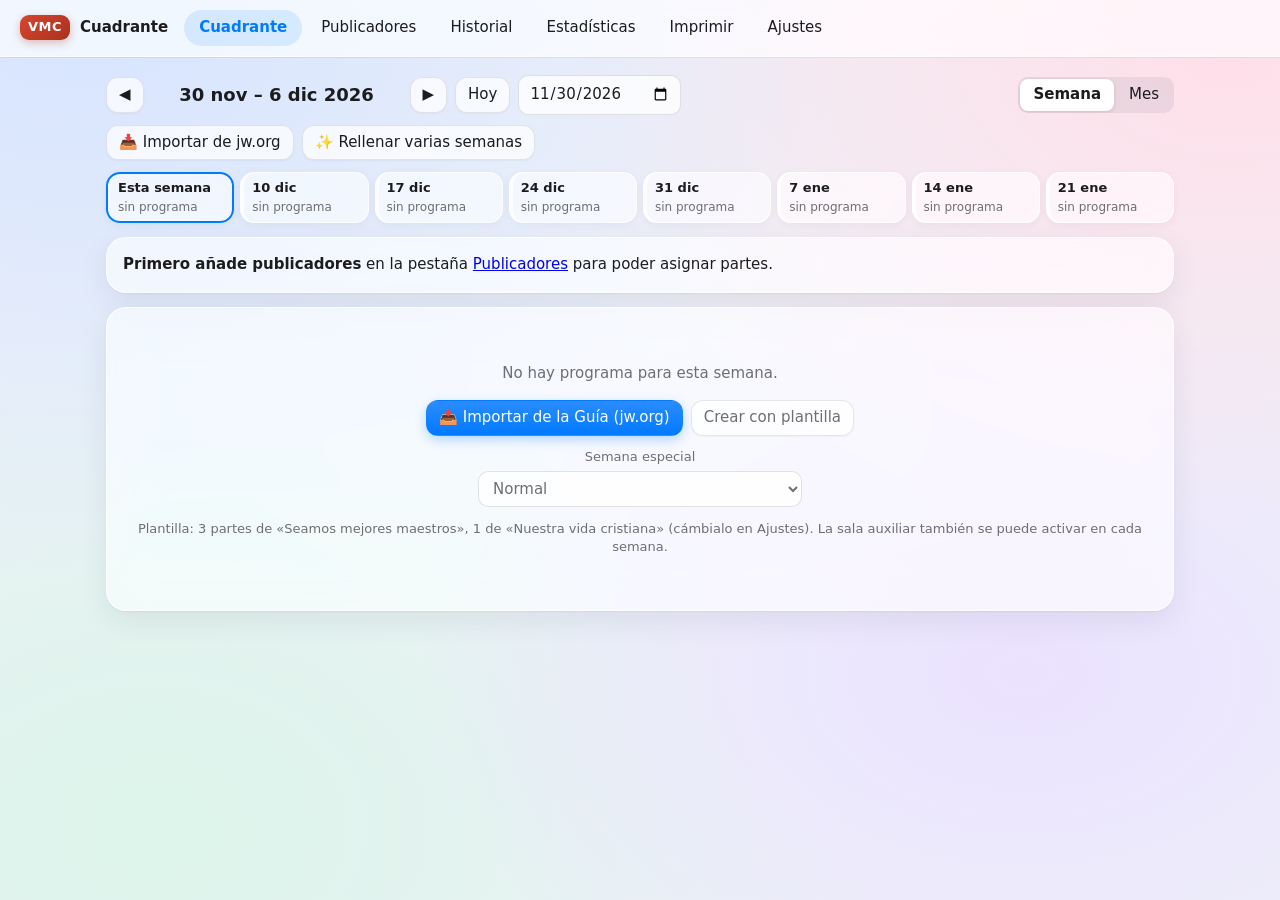
<file: index.html>
<!doctype html>
<html lang="es">
<head>
  <meta charset="utf-8">
  <meta name="viewport" content="width=device-width, initial-scale=1">
  <title>Cuadrante VMC</title>
  <meta name="theme-color" content="#eef1f8">
  <link rel="manifest" href="manifest.webmanifest">
  <link rel="icon" href="icon.svg" type="image/svg+xml">
  <link rel="apple-touch-icon" href="icon.svg">
  <link rel="stylesheet" href="style.css?v=25">
</head>
<body>
  <header class="topbar no-print">
    <div class="brand">
      <span class="logo">VMC</span>
      <span class="brand-text">Cuadrante <small id="congregacion"></small></span>
    </div>
    <nav id="tabs">
      <button data-vista="cuadrante">Cuadrante</button>
      <button data-vista="publicadores">Publicadores</button>
      <button data-vista="historial">Historial</button>
      <button data-vista="estadisticas">Estadísticas</button>
      <button data-vista="imprimir">Imprimir</button>
      <button data-vista="ajustes">Ajustes</button>
    </nav>
    <span id="guardado" class="guardado" title="Todo se guarda automáticamente en este dispositivo"></span>
    <button id="deshacer" class="deshacer" data-act="deshacer" hidden title="Deshacer el último cambio (Ctrl+Z)">↶ Deshacer</button>
    <button id="sync" class="sync" hidden></button>
  </header>
  <div id="aviso" class="aviso no-print" hidden></div>
  <main id="main"></main>
  <dialog id="dlg"><div id="dlg-body"></div></dialog>
  <script src="guia.js?v=25"></script>
  <script src="drive.js?v=25"></script>
  <script src="stats.js?v=25"></script>
  <script src="extra.js?v=25"></script>
  <script src="historial.js?v=25"></script>
  <script src="app.js?v=25"></script>
  <script>
    if ('serviceWorker' in navigator && (location.protocol === 'https:' || location.hostname === 'localhost')) {
      navigator.serviceWorker.register('sw.js').catch(() => { });
    }
  </script>
</body>
</html>
</file>
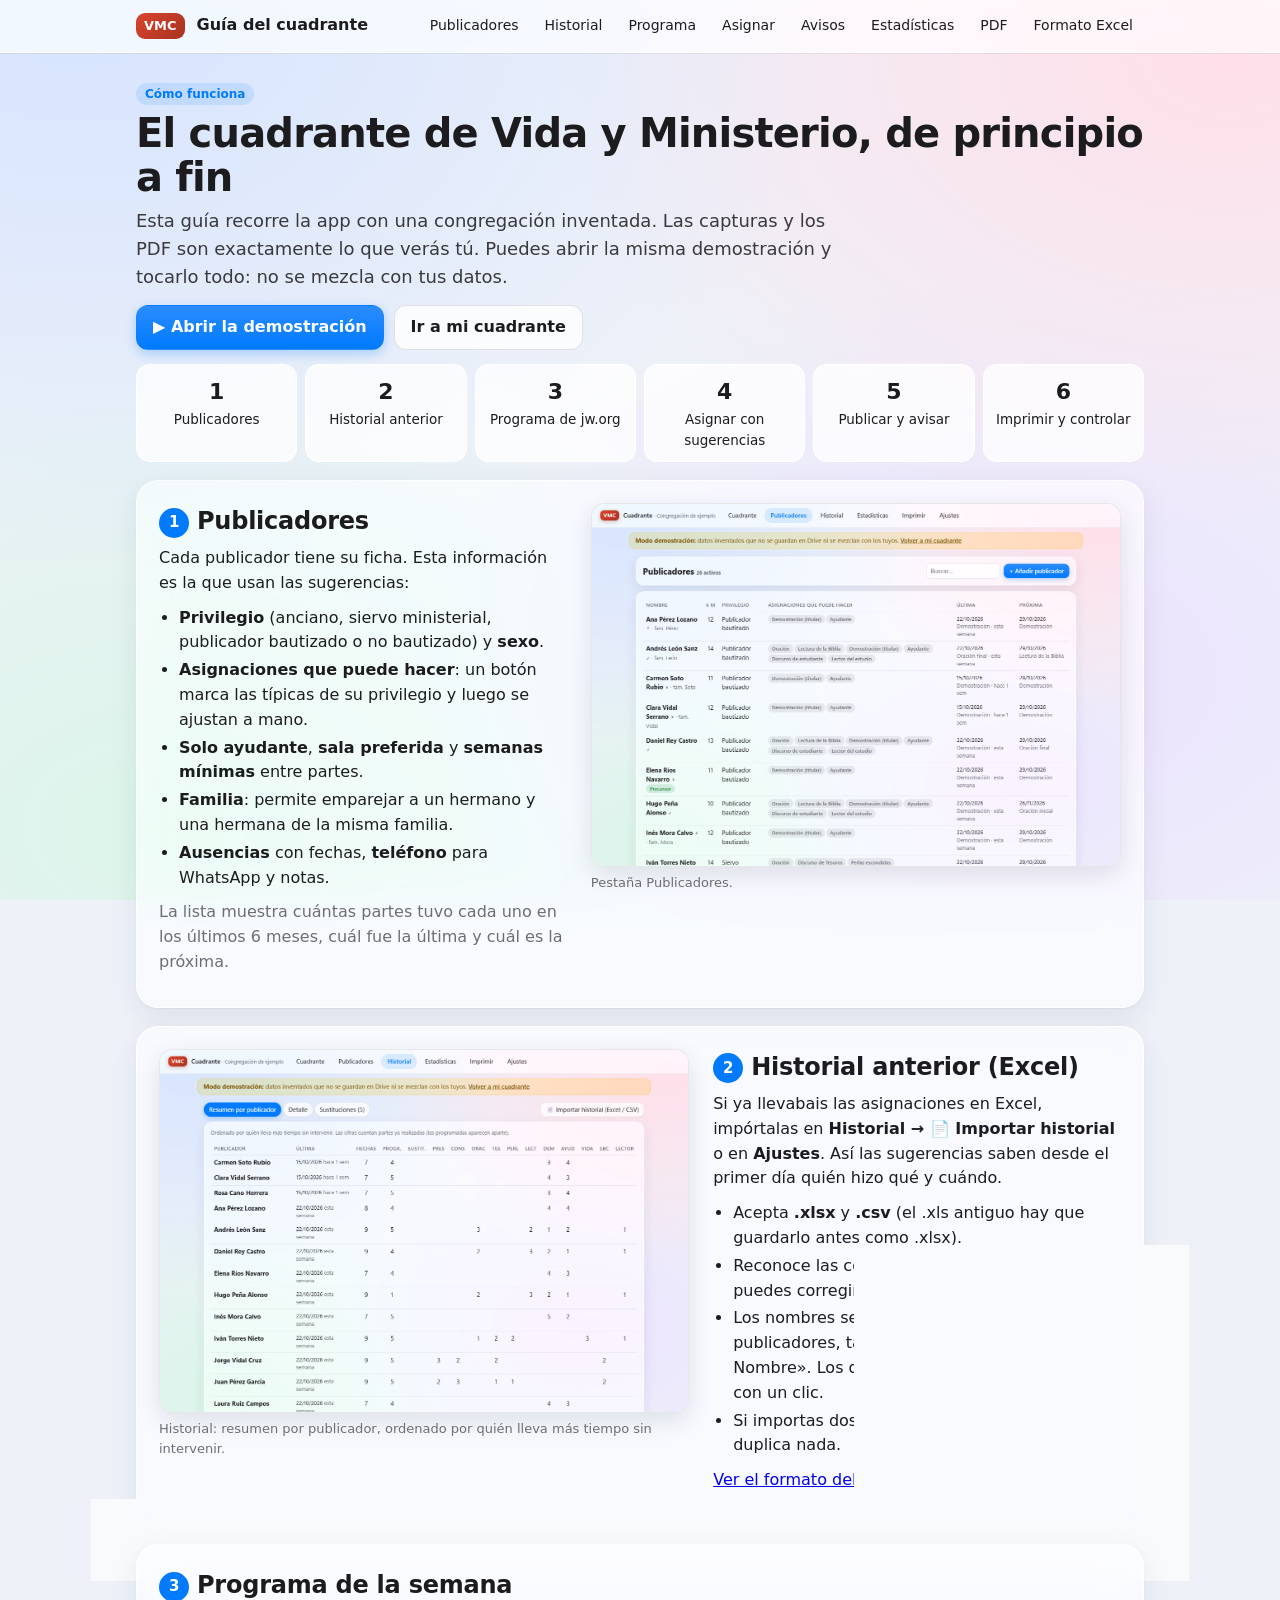
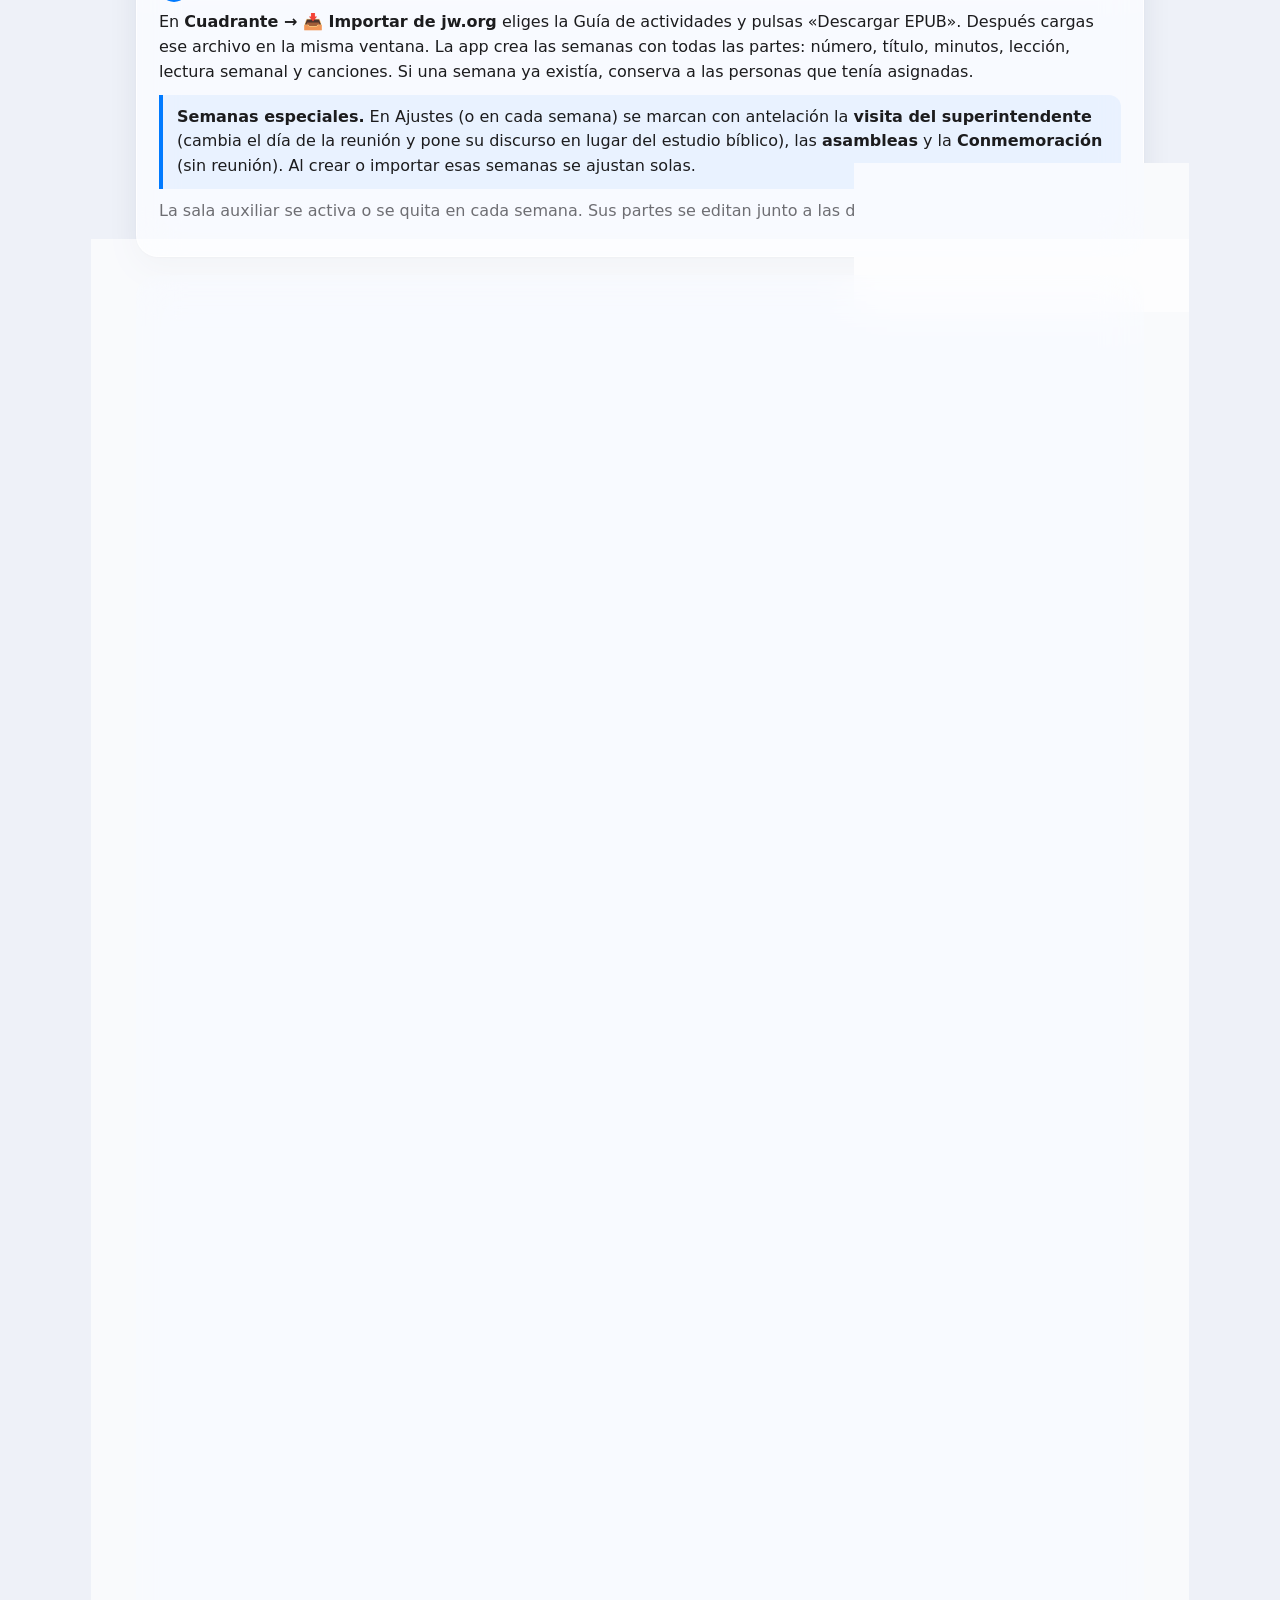
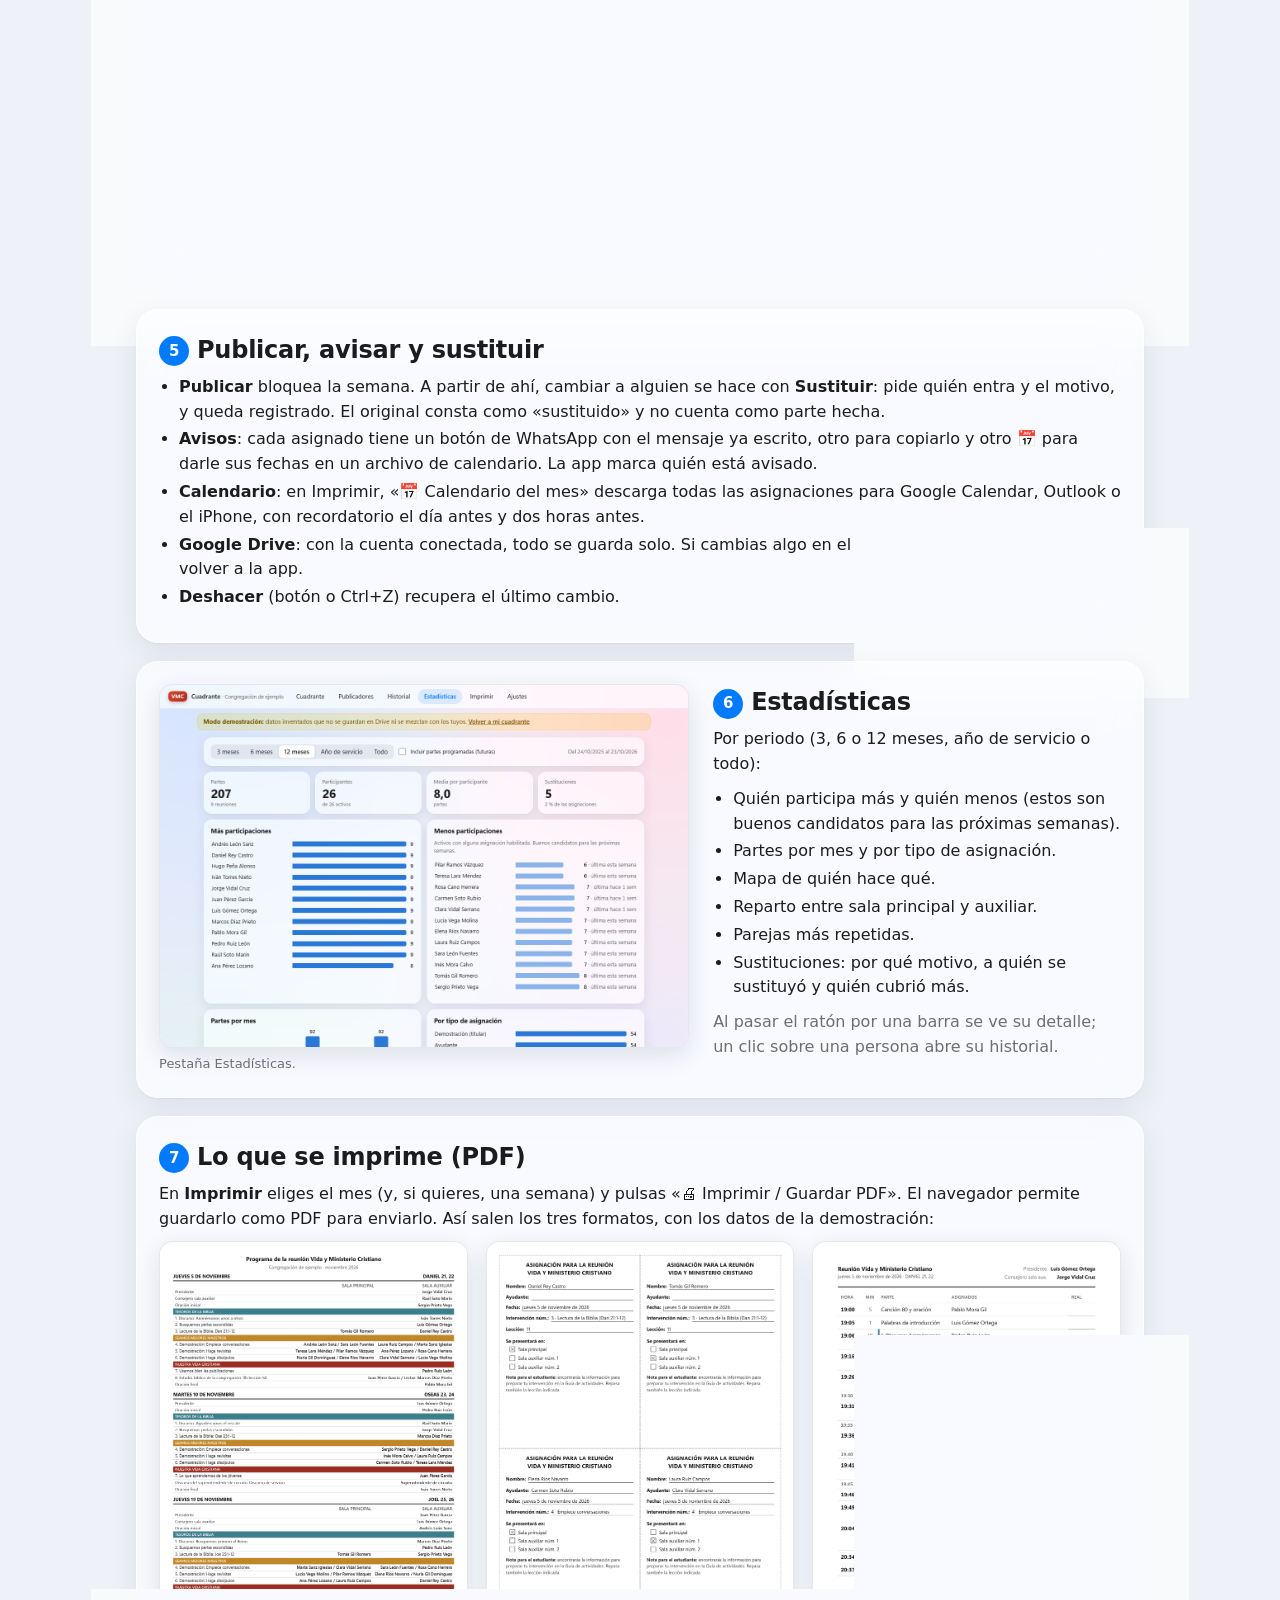
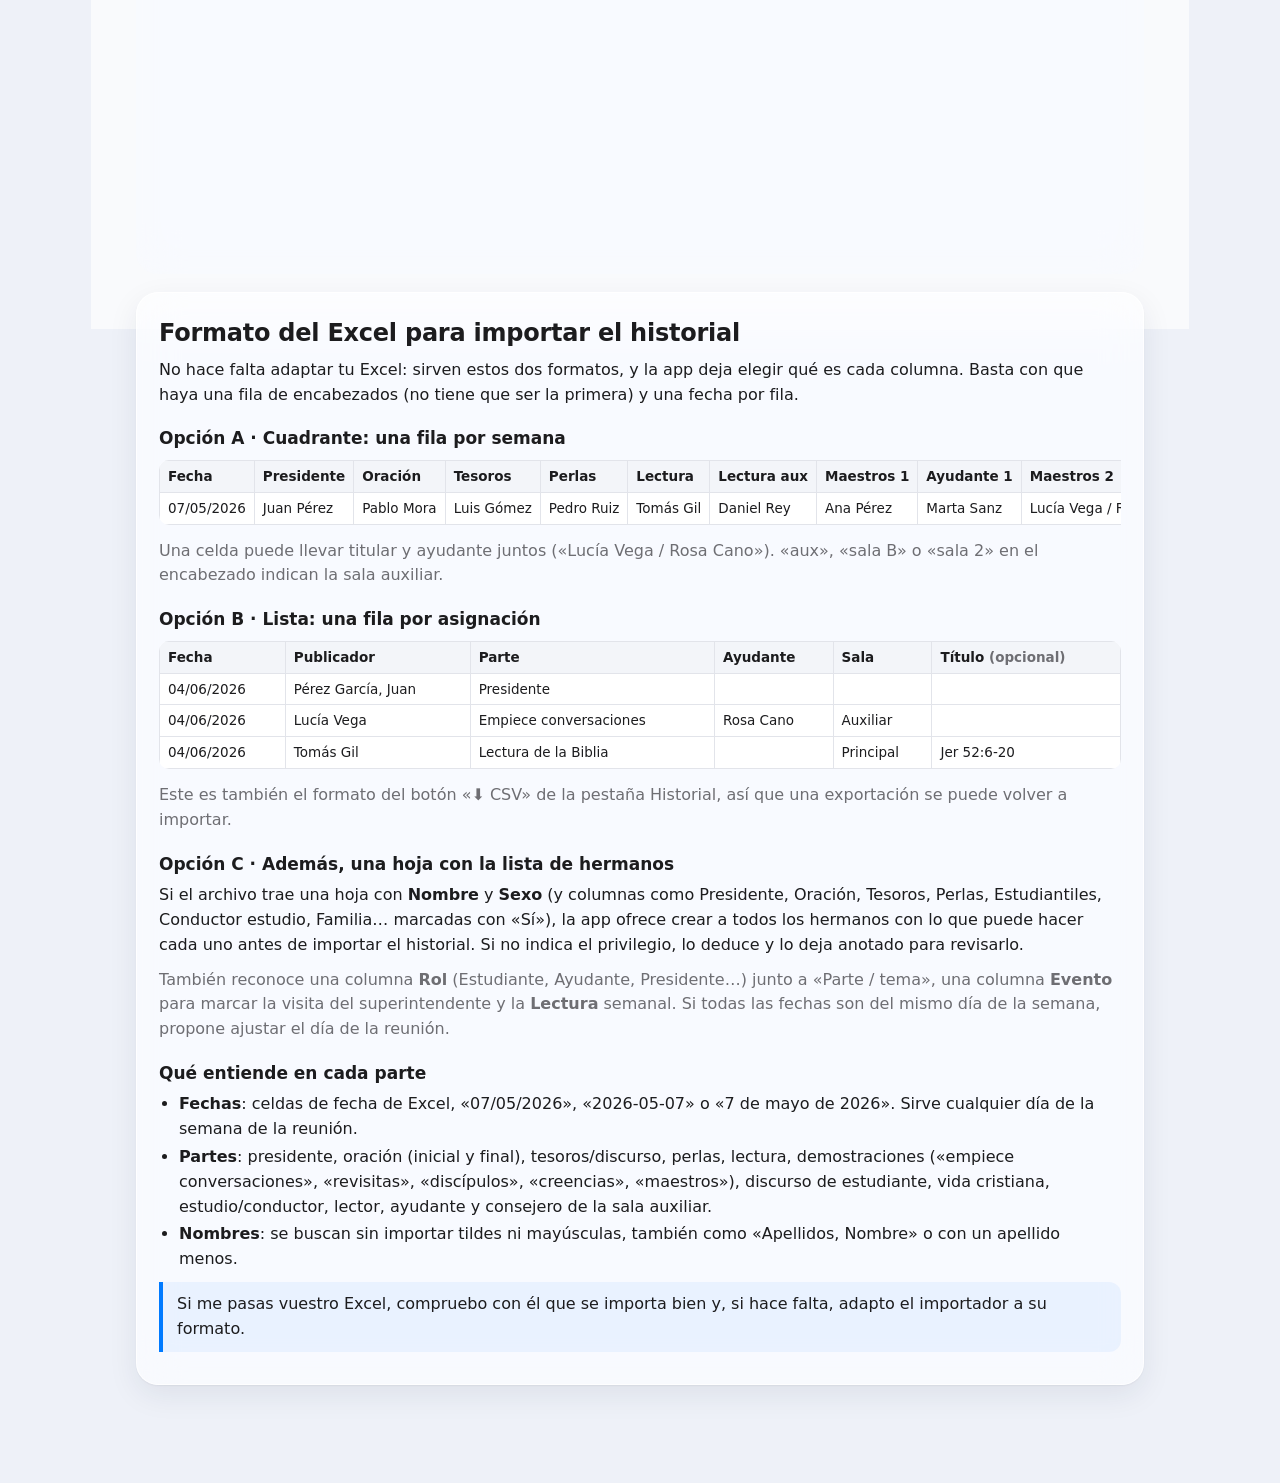
<file: ayuda.html>
<!doctype html>
<html lang="es">
<head>
  <meta charset="utf-8">
  <meta name="viewport" content="width=device-width, initial-scale=1">
  <title>Guía Cuadrante VMC</title>
  <meta name="description" content="Cómo funciona la app del cuadrante de la reunión Vida y Ministerio Cristiano, paso a paso.">
  <link rel="icon" href="icon.svg" type="image/svg+xml">
  <style>
    :root {
      color-scheme: light;
      --text: #1c1c1e; --muted: #6e6e73; --line: rgba(60, 60, 67, .13);
      --accent: #007aff; --tesoros: #2f7f8c; --maestros: #c58312; --vida: #a8321f;
      --vidrio: saturate(180%) blur(22px);
    }
    * { box-sizing: border-box; }
    body {
      margin: 0; color: var(--text);
      font: 16px/1.55 -apple-system, BlinkMacSystemFont, "SF Pro Text", "Segoe UI Variable Text", "Segoe UI", system-ui, sans-serif;
      background: #eef1f8 fixed;
      background-image:
        radial-gradient(at 6% 0%, #d6e4ff 0, transparent 45%),
        radial-gradient(at 96% 6%, #ffdfe9 0, transparent 40%),
        radial-gradient(at 80% 75%, #ebe2ff 0, transparent 42%),
        radial-gradient(at 12% 92%, #dcf5ea 0, transparent 45%);
      -webkit-font-smoothing: antialiased;
    }
    header.top {
      position: sticky; top: 0; z-index: 5;
      background: rgba(255, 255, 255, .7); -webkit-backdrop-filter: var(--vidrio); backdrop-filter: var(--vidrio);
      border-bottom: 1px solid rgba(255, 255, 255, .7); box-shadow: 0 1px 0 rgba(60, 60, 67, .08);
    }
    .top-in { max-width: 1040px; margin: 0 auto; padding: 10px 16px; display: flex; align-items: center; gap: 12px; flex-wrap: wrap; }
    .logo { background: linear-gradient(135deg, #d9452f, #a8321f); color: #fff; border-radius: 9px; padding: 3px 8px; font-size: 13px; font-weight: 700; }
    .top nav { display: flex; gap: 4px; flex-wrap: wrap; margin-left: auto; }
    .top nav a { color: var(--text); text-decoration: none; font-size: 14px; padding: 5px 11px; border-radius: 99px; }
    .top nav a:hover { background: rgba(118, 118, 128, .12); }
    main { max-width: 1040px; margin: 0 auto; padding: 28px 16px 80px; }
    h1 { font-size: clamp(28px, 5vw, 40px); letter-spacing: -.02em; margin: 6px 0 8px; line-height: 1.1; }
    h2 { font-size: 24px; letter-spacing: -.01em; margin: 0 0 6px; }
    h3 { font-size: 17px; margin: 18px 0 6px; }
    p { margin: 0 0 10px; }
    .lead { font-size: 18px; color: #3a3a3c; max-width: 720px; }
    .muted { color: var(--muted); }
    .card {
      background: rgba(255, 255, 255, .62); -webkit-backdrop-filter: var(--vidrio); backdrop-filter: var(--vidrio);
      border: 1px solid rgba(255, 255, 255, .75); border-radius: 22px;
      box-shadow: 0 10px 30px rgba(31, 38, 64, .08), 0 1px 2px rgba(31, 38, 64, .06);
      padding: 22px; margin: 18px 0;
    }
    .btn { display: inline-block; text-decoration: none; border-radius: 12px; padding: 9px 16px; font-weight: 600; border: 1px solid rgba(60, 60, 67, .14); background: rgba(255, 255, 255, .8); color: var(--text); }
    .btn.primary { background: linear-gradient(180deg, #2b8cff, #007aff); color: #fff; border-color: transparent; box-shadow: 0 4px 12px rgba(0, 122, 255, .28); }
    .botones { display: flex; gap: 10px; flex-wrap: wrap; margin-top: 14px; }
    .paso { display: grid; grid-template-columns: 1fr 1.3fr; gap: 24px; align-items: start; }
    .paso.inverso { grid-template-columns: 1.3fr 1fr; }
    .paso.inverso .texto { order: 2; }
    .num { display: inline-grid; place-items: center; width: 30px; height: 30px; border-radius: 50%; background: var(--accent); color: #fff; font-weight: 700; font-size: 15px; margin-right: 8px; vertical-align: 2px; }
    .shot { width: 100%; border-radius: 14px; border: 1px solid rgba(60, 60, 67, .12); box-shadow: 0 8px 24px rgba(31, 38, 64, .12); display: block; background: #fff; }
    .shot.recorte { aspect-ratio: 16 / 11; object-fit: cover; object-position: top; }
    figure { margin: 0; }
    figcaption { font-size: 13px; color: var(--muted); margin-top: 6px; }
    ul.lista { margin: 6px 0 10px; padding-left: 20px; }
    ul.lista li { margin: 3px 0; }
    .pdfs { display: grid; grid-template-columns: repeat(3, 1fr); gap: 18px; }
    .pdf { display: flex; flex-direction: column; gap: 8px; }
    .pdf img { aspect-ratio: 210 / 297; object-fit: cover; object-position: top; }
    .pdf b { font-size: 16px; }
    .etiqueta { display: inline-block; font-size: 12px; padding: 2px 9px; border-radius: 99px; background: rgba(0, 122, 255, .12); color: var(--accent); font-weight: 600; }
    table.ej { border-collapse: collapse; width: 100%; font-size: 13.5px; background: #fff; border-radius: 10px; overflow: hidden; }
    table.ej th, table.ej td { border: 1px solid #e2e4ea; padding: 5px 8px; text-align: left; white-space: nowrap; }
    table.ej th { background: #f3f5f9; font-weight: 600; }
    .tabla { overflow-x: auto; margin: 8px 0 14px; }
    .flujo { display: grid; grid-template-columns: repeat(6, 1fr); gap: 8px; margin-top: 14px; }
    .flujo div { background: rgba(255, 255, 255, .75); border: 1px solid rgba(255, 255, 255, .9); border-radius: 14px; padding: 10px; font-size: 13.5px; text-align: center; }
    .flujo b { display: block; font-size: 22px; }
    .nota { border-left: 4px solid var(--accent); background: rgba(0, 122, 255, .06); padding: 10px 14px; border-radius: 0 12px 12px 0; margin: 10px 0; }
    @media (max-width: 820px) {
      .paso, .paso.inverso { grid-template-columns: 1fr; }
      .paso.inverso .texto { order: 0; }
      .pdfs { grid-template-columns: 1fr; }
      .flujo { grid-template-columns: repeat(3, 1fr); }
      .top nav { display: none; }
    }
  </style>
</head>
<body>
  <header class="top"><div class="top-in">
    <span class="logo">VMC</span><b>Guía del cuadrante</b>
    <nav>
      <a href="#publicadores">Publicadores</a><a href="#historial">Historial</a><a href="#programa">Programa</a>
      <a href="#asignar">Asignar</a><a href="#avisos">Avisos</a><a href="#estadisticas">Estadísticas</a><a href="#pdf">PDF</a><a href="#excel">Formato Excel</a>
    </nav>
  </div></header>

  <main>
    <section>
      <span class="etiqueta">Cómo funciona</span>
      <h1>El cuadrante de Vida y Ministerio, de principio a fin</h1>
      <p class="lead">Esta guía recorre la app con una congregación inventada. Las capturas y los PDF son exactamente lo que verás tú. Puedes abrir la misma demostración y tocarlo todo: no se mezcla con tus datos.</p>
      <div class="botones">
        <a class="btn primary" href="./?demo=1" target="_blank" rel="noopener">▶ Abrir la demostración</a>
        <a class="btn" href="./">Ir a mi cuadrante</a>
      </div>
      <div class="flujo">
        <div><b>1</b>Publicadores</div><div><b>2</b>Historial anterior</div><div><b>3</b>Programa de jw.org</div>
        <div><b>4</b>Asignar con sugerencias</div><div><b>5</b>Publicar y avisar</div><div><b>6</b>Imprimir y controlar</div>
      </div>
    </section>

    <section class="card" id="publicadores">
      <div class="paso">
        <div class="texto">
          <h2><span class="num">1</span>Publicadores</h2>
          <p>Cada publicador tiene su ficha. Esta información es la que usan las sugerencias:</p>
          <ul class="lista">
            <li><b>Privilegio</b> (anciano, siervo ministerial, publicador bautizado o no bautizado) y <b>sexo</b>.</li>
            <li><b>Asignaciones que puede hacer</b>: un botón marca las típicas de su privilegio y luego se ajustan a mano.</li>
            <li><b>Solo ayudante</b>, <b>sala preferida</b> y <b>semanas mínimas</b> entre partes.</li>
            <li><b>Familia</b>: permite emparejar a un hermano y una hermana de la misma familia.</li>
            <li><b>Ausencias</b> con fechas, <b>teléfono</b> para WhatsApp y notas.</li>
          </ul>
          <p class="muted">La lista muestra cuántas partes tuvo cada uno en los últimos 6 meses, cuál fue la última y cuál es la próxima.</p>
        </div>
        <figure><img class="shot recorte" src="ayuda/publicadores.png" alt="Lista de publicadores con privilegios, asignaciones y última parte"><figcaption>Pestaña Publicadores.</figcaption></figure>
      </div>
    </section>

    <section class="card" id="historial">
      <div class="paso inverso">
        <div class="texto">
          <h2><span class="num">2</span>Historial anterior (Excel)</h2>
          <p>Si ya llevabais las asignaciones en Excel, impórtalas en <b>Historial → 📄 Importar historial</b> o en <b>Ajustes</b>. Así las sugerencias saben desde el primer día quién hizo qué y cuándo.</p>
          <ul class="lista">
            <li>Acepta <b>.xlsx</b> y <b>.csv</b> (el .xls antiguo hay que guardarlo antes como .xlsx).</li>
            <li>Reconoce las columnas automáticamente; puedes corregir cualquiera antes de importar.</li>
            <li>Los nombres se buscan en la lista de publicadores, también escritos como «Apellidos, Nombre». Los que no aparecen se pueden crear con un clic.</li>
            <li>Si importas dos veces el mismo archivo no se duplica nada.</li>
          </ul>
          <p><a href="#excel">Ver el formato del Excel ↓</a></p>
        </div>
        <figure><img class="shot recorte" src="ayuda/historial.png" alt="Historial con resumen por publicador"><figcaption>Historial: resumen por publicador, ordenado por quién lleva más tiempo sin intervenir.</figcaption></figure>
      </div>
    </section>

    <section class="card" id="programa">
      <h2><span class="num">3</span>Programa de la semana</h2>
      <p>En <b>Cuadrante → 📥 Importar de jw.org</b> eliges la Guía de actividades y pulsas «Descargar EPUB». Después cargas ese archivo en la misma ventana. La app crea las semanas con todas las partes: número, título, minutos, lección, lectura semanal y canciones. Si una semana ya existía, conserva a las personas que tenía asignadas.</p>
      <div class="nota"><b>Semanas especiales.</b> En Ajustes (o en cada semana) se marcan con antelación la <b>visita del superintendente</b> (cambia el día de la reunión y pone su discurso en lugar del estudio bíblico), las <b>asambleas</b> y la <b>Conmemoración</b> (sin reunión). Al crear o importar esas semanas se ajustan solas.</div>
      <p class="muted">La sala auxiliar se activa o se quita en cada semana. Sus partes se editan junto a las de la sala principal.</p>
    </section>

    <section class="card" id="asignar">
      <div class="paso">
        <div class="texto">
          <h2><span class="num">4</span>Asignar con sugerencias</h2>
          <p>Arriba, cuatro pasos (Programa → Asignar → Publicar → Avisar) y un único botón con lo siguiente que toca hacer.</p>
          <p>Cada puesto es un botón con el nombre y cuánto hacía que esa persona no tenía esa parte. Al tocarlo se abre el selector: arriba los <b>recomendados</b>, con una etiqueta de color con el tiempo sin esa parte (verde = hace mucho, rojo = muy reciente), su última parte y su carga de los últimos 6 meses; debajo, un buscador con el resto.</p>
          <p>Primero quedan fuera:</p>
          <ul class="lista">
            <li>quienes no están habilitados para esa parte;</li>
            <li>quienes están ausentes;</li>
            <li>quienes ya tienen parte esa semana;</li>
            <li>los ayudantes de distinto sexo que no son de la misma familia.</li>
          </ul>
          <p>Después se ordena a los demás:</p>
          <ul class="lista">
            <li>va primero quien lleva más tiempo sin esa parte y sin intervenir;</li>
            <li>baja quien tiene más carga en los últimos 6 meses, una parte demasiado cerca, una pareja repetida o no prefiere esa sala.</li>
          </ul>
          <p><b>✨ Rellenar con sugerencias</b> rellena la semana empezando por los puestos más difíciles de cubrir. <b>Rellenar varias semanas</b> reparte hasta 12 semanas de golpe.</p>
          <p>Si algo no cuadra (alguien ausente, repetido o no habilitado), la semana lo avisa en rojo.</p>
        </div>
        <figure><img class="shot recorte" src="ayuda/cuadrante.png" alt="Editor de la semana con sala principal y auxiliar"><figcaption>Una semana con visita del superintendente (reunión el martes) y sala auxiliar.</figcaption></figure>
      </div>
      <div class="paso" style="margin-top:22px">
        <figure><img class="shot recorte" src="ayuda/mes.png" alt="Vista mensual con todos los nombres"><figcaption>Vista <b>Mes</b>: todo el mes de un vistazo. Un clic en una semana la abre.</figcaption></figure>
        <figure style="max-width:300px;justify-self:center"><img class="shot" src="ayuda/movil.jpg" alt="La app en el móvil"><figcaption>En el móvil. Se instala como una app y abre sin conexión.</figcaption></figure>
      </div>
    </section>

    <section class="card" id="avisos">
      <h2><span class="num">5</span>Publicar, avisar y sustituir</h2>
      <ul class="lista">
        <li><b>Publicar</b> bloquea la semana. A partir de ahí, cambiar a alguien se hace con <b>Sustituir</b>: pide quién entra y el motivo, y queda registrado. El original consta como «sustituido» y no cuenta como parte hecha.</li>
        <li><b>Avisos</b>: cada asignado tiene un botón de WhatsApp con el mensaje ya escrito, otro para copiarlo y otro 📅 para darle sus fechas en un archivo de calendario. La app marca quién está avisado.</li>
        <li><b>Calendario</b>: en Imprimir, «📅 Calendario del mes» descarga todas las asignaciones para Google Calendar, Outlook o el iPhone, con recordatorio el día antes y dos horas antes.</li>
        <li><b>Google Drive</b>: con la cuenta conectada, todo se guarda solo. Si cambias algo en el móvil, el ordenador lo recoge al volver a la app.</li>
        <li><b>Deshacer</b> (botón o Ctrl+Z) recupera el último cambio.</li>
      </ul>
    </section>

    <section class="card" id="estadisticas">
      <div class="paso inverso">
        <div class="texto">
          <h2><span class="num">6</span>Estadísticas</h2>
          <p>Por periodo (3, 6 o 12 meses, año de servicio o todo):</p>
          <ul class="lista">
            <li>Quién participa más y quién menos (estos son buenos candidatos para las próximas semanas).</li>
            <li>Partes por mes y por tipo de asignación.</li>
            <li>Mapa de quién hace qué.</li>
            <li>Reparto entre sala principal y auxiliar.</li>
            <li>Parejas más repetidas.</li>
            <li>Sustituciones: por qué motivo, a quién se sustituyó y quién cubrió más.</li>
          </ul>
          <p class="muted">Al pasar el ratón por una barra se ve su detalle; un clic sobre una persona abre su historial.</p>
        </div>
        <figure><img class="shot recorte" src="ayuda/estadisticas.png" alt="Estadísticas con gráficos de participación"><figcaption>Pestaña Estadísticas.</figcaption></figure>
      </div>
    </section>

    <section class="card" id="pdf">
      <h2><span class="num">7</span>Lo que se imprime (PDF)</h2>
      <p>En <b>Imprimir</b> eliges el mes (y, si quieres, una semana) y pulsas «🖨 Imprimir / Guardar PDF». El navegador permite guardarlo como PDF para enviarlo. Así salen los tres formatos, con los datos de la demostración:</p>
      <div class="pdfs">
        <div class="pdf">
          <a href="ayuda/ejemplo-programa.pdf" target="_blank" rel="noopener"><img class="shot" src="ayuda/pagina-programa.png" alt="Programa del mes"></a>
          <b>Programa del mes</b>
          <span class="muted">Tres semanas por folio. Si hay sala auxiliar, sale en dos columnas. Con los colores de cada sección y la lectura semanal.</span>
          <a href="ayuda/ejemplo-programa.pdf" target="_blank" rel="noopener">Abrir PDF de ejemplo</a>
        </div>
        <div class="pdf">
          <a href="ayuda/ejemplo-s89.pdf" target="_blank" rel="noopener"><img class="shot" src="ayuda/pagina-s89.png" alt="Hojas de asignación S-89"></a>
          <b>Hojas de asignación (S-89)</b>
          <span class="muted">Cuatro por folio, listas para recortar. Llevan nombre, ayudante, fecha, intervención, lección y la sala marcada.</span>
          <a href="ayuda/ejemplo-s89.pdf" target="_blank" rel="noopener">Abrir PDF de ejemplo</a>
        </div>
        <div class="pdf">
          <a href="ayuda/ejemplo-presidente.pdf" target="_blank" rel="noopener"><img class="shot" src="ayuda/pagina-presidente.png" alt="Hoja del presidente"></a>
          <b>Hoja del presidente</b>
          <span class="muted">Hora de comienzo de cada momento (canciones, consejo incluido), minutos, asignados y una columna para apuntar la hora real.</span>
          <a href="ayuda/ejemplo-presidente.pdf" target="_blank" rel="noopener">Abrir PDF de ejemplo</a>
        </div>
      </div>
    </section>

    <section class="card" id="excel">
      <h2>Formato del Excel para importar el historial</h2>
      <p>No hace falta adaptar tu Excel: sirven estos dos formatos, y la app deja elegir qué es cada columna. Basta con que haya una fila de encabezados (no tiene que ser la primera) y una fecha por fila.</p>

      <h3>Opción A · Cuadrante: una fila por semana</h3>
      <div class="tabla"><table class="ej">
        <tr><th>Fecha</th><th>Presidente</th><th>Oración</th><th>Tesoros</th><th>Perlas</th><th>Lectura</th><th>Lectura aux</th><th>Maestros 1</th><th>Ayudante 1</th><th>Maestros 2</th><th>Discurso</th><th>Vida cristiana</th><th>Conductor EBC</th><th>Lector</th><th>Oración final</th></tr>
        <tr><td>07/05/2026</td><td>Juan Pérez</td><td>Pablo Mora</td><td>Luis Gómez</td><td>Pedro Ruiz</td><td>Tomás Gil</td><td>Daniel Rey</td><td>Ana Pérez</td><td>Marta Sanz</td><td>Lucía Vega / Rosa Cano</td><td>Sergio Prieto</td><td>Raúl Soto</td><td>Jorge Vidal</td><td>Andrés León</td><td>Marcos Díaz</td></tr>
      </table></div>
      <p class="muted">Una celda puede llevar titular y ayudante juntos («Lucía Vega / Rosa Cano»). «aux», «sala B» o «sala 2» en el encabezado indican la sala auxiliar.</p>

      <h3>Opción B · Lista: una fila por asignación</h3>
      <div class="tabla"><table class="ej">
        <tr><th>Fecha</th><th>Publicador</th><th>Parte</th><th>Ayudante</th><th>Sala</th><th>Título <span class="muted">(opcional)</span></th></tr>
        <tr><td>04/06/2026</td><td>Pérez García, Juan</td><td>Presidente</td><td></td><td></td><td></td></tr>
        <tr><td>04/06/2026</td><td>Lucía Vega</td><td>Empiece conversaciones</td><td>Rosa Cano</td><td>Auxiliar</td><td></td></tr>
        <tr><td>04/06/2026</td><td>Tomás Gil</td><td>Lectura de la Biblia</td><td></td><td>Principal</td><td>Jer 52:6-20</td></tr>
      </table></div>
      <p class="muted">Este es también el formato del botón «⬇ CSV» de la pestaña Historial, así que una exportación se puede volver a importar.</p>

      <h3>Opción C · Además, una hoja con la lista de hermanos</h3>
      <p>Si el archivo trae una hoja con <b>Nombre</b> y <b>Sexo</b> (y columnas como Presidente, Oración, Tesoros, Perlas, Estudiantiles, Conductor estudio, Familia… marcadas con «Sí»), la app ofrece crear a todos los hermanos con lo que puede hacer cada uno antes de importar el historial. Si no indica el privilegio, lo deduce y lo deja anotado para revisarlo.</p>
      <p class="muted">También reconoce una columna <b>Rol</b> (Estudiante, Ayudante, Presidente…) junto a «Parte / tema», una columna <b>Evento</b> para marcar la visita del superintendente y la <b>Lectura</b> semanal. Si todas las fechas son del mismo día de la semana, propone ajustar el día de la reunión.</p>

      <h3>Qué entiende en cada parte</h3>
      <ul class="lista">
        <li><b>Fechas</b>: celdas de fecha de Excel, «07/05/2026», «2026-05-07» o «7 de mayo de 2026». Sirve cualquier día de la semana de la reunión.</li>
        <li><b>Partes</b>: presidente, oración (inicial y final), tesoros/discurso, perlas, lectura, demostraciones («empiece conversaciones», «revisitas», «discípulos», «creencias», «maestros»), discurso de estudiante, vida cristiana, estudio/conductor, lector, ayudante y consejero de la sala auxiliar.</li>
        <li><b>Nombres</b>: se buscan sin importar tildes ni mayúsculas, también como «Apellidos, Nombre» o con un apellido menos.</li>
      </ul>
      <div class="nota">Si me pasas vuestro Excel, compruebo con él que se importa bien y, si hace falta, adapto el importador a su formato.</div>
    </section>
  </main>
</body>
</html>
</file>
<file: style.css>
:root {
  color-scheme: light;
  --bg: #eef1f8;
  --card: rgba(255, 255, 255, .62);
  --text: #1c1c1e;
  --muted: #6e6e73;
  --line: rgba(60, 60, 67, .13);
  --accent: #007aff;
  --accent-soft: rgba(0, 122, 255, .12);
  --ok: #248a3d;
  --warn: #b25000;
  --danger: #d70015;
  --sec-inicio: #636978;
  --sec-tesoros: #2f7f8c;
  --sec-maestros: #c58312;
  --sec-vida: #a8321f;
  --sec-cierre: #636978;
  --radius: 20px;
  --viz-1: #2a78d6;
  --viz-2: #eb6834;
  --vidrio: saturate(180%) blur(22px);
  --sombra: 0 10px 30px rgba(31, 38, 64, .08), 0 1px 2px rgba(31, 38, 64, .06);
}
* { box-sizing: border-box; }
body {
  margin: 0;
  font: 15px/1.45 system-ui, -apple-system, "Segoe UI", Roboto, sans-serif;
  background: var(--bg);
  color: var(--text);
}
button, input, select, textarea { font: inherit; color: inherit; }
input, select, textarea {
  background: var(--card);
  border: 1px solid var(--line);
  border-radius: 7px;
  padding: 6px 8px;
  min-width: 0;
}
input:focus, select:focus, textarea:focus { outline: 2px solid var(--accent); outline-offset: -1px; }
button {
  cursor: pointer;
  border: 1px solid var(--line);
  background: var(--card);
  border-radius: 7px;
  padding: 6px 12px;
}
button:hover { border-color: var(--accent); }
button.primary { background: var(--accent); border-color: var(--accent); color: #fff; }
button.danger { color: var(--danger); }
button.small { padding: 3px 8px; font-size: 13px; }
button.icon { padding: 3px 8px; }
h1, h2, h3 { margin: 0 0 10px; line-height: 1.2; }
h2 { font-size: 20px; }
h3 { font-size: 16px; }
.muted { color: var(--muted); }
.small { font-size: 13px; }

.topbar {
  position: sticky; top: 0; z-index: 10;
  display: flex; align-items: center; gap: 16px; flex-wrap: wrap;
  padding: 10px 20px;
  background: var(--card);
  border-bottom: 1px solid var(--line);
}
.brand { display: flex; align-items: center; gap: 10px; font-weight: 600; }
.brand small { font-weight: 400; color: var(--muted); }
.logo {
  background: var(--sec-vida); color: #fff; border-radius: 7px;
  padding: 3px 8px; font-size: 13px; letter-spacing: .5px;
}
nav { display: flex; gap: 4px; flex-wrap: wrap; }
nav button { border-color: transparent; background: transparent; }
nav button.on { background: var(--accent-soft); color: var(--accent); font-weight: 600; }

.aviso a { color: inherit; font-weight: 600; }
.aviso {
  margin: 12px auto 0; max-width: 1100px;
  background: #fff6e0; color: #6b4a00; border: 1px solid #f0d58c;
  border-radius: var(--radius); padding: 8px 14px;
}

main { max-width: 1100px; margin: 0 auto; padding: 18px 16px 60px; }
.card {
  background: var(--card); border: 1px solid var(--line);
  border-radius: var(--radius); padding: 16px; margin-bottom: 14px;
}
.row { display: flex; gap: 8px; align-items: center; flex-wrap: wrap; }
.row.between { justify-content: space-between; }
.grow { flex: 1; }
.badge {
  display: inline-block; font-size: 12px; padding: 1px 8px;
  border-radius: 99px; background: var(--accent-soft); color: var(--accent);
  white-space: nowrap;
}
.badge.ok { background: color-mix(in srgb, var(--ok) 15%, transparent); color: var(--ok); }
.badge.warn { background: color-mix(in srgb, var(--warn) 18%, transparent); color: var(--warn); }
.badge.danger { background: color-mix(in srgb, var(--danger) 15%, transparent); color: var(--danger); }
.badge.gray { background: var(--line); color: var(--muted); }
.empty { text-align: center; padding: 40px 16px; color: var(--muted); }

/* Navegación de semana */
.semnav { display: flex; align-items: center; gap: 8px; flex-wrap: wrap; margin-bottom: 14px; }
.semnav .rango { font-size: 18px; font-weight: 600; min-width: 250px; text-align: center; }

/* Editor de semana */
.sec-head {
  color: #fff; padding: 6px 12px; border-radius: 7px;
  font-weight: 600; font-size: 14px; margin: 14px 0 6px;
  display: flex; justify-content: space-between; align-items: center;
}
.sec-head button { background: rgba(255,255,255,.18); border-color: transparent; color: #fff; }
.sec-inicio { background: var(--sec-inicio); }
.sec-tesoros { background: var(--sec-tesoros); }
.sec-maestros { background: var(--sec-maestros); }
.sec-vida { background: var(--sec-vida); }
.sec-cierre { background: var(--sec-cierre); }
.parte {
  display: grid; grid-template-columns: 220px minmax(0,1fr) minmax(0,2fr) auto; gap: 8px;
  align-items: start; padding: 8px 4px; border-bottom: 1px solid var(--line);
}
.parte:last-child { border-bottom: 0; }
.p-tipo { font-weight: 500; padding-top: 6px; }
.p-tipo .badge { margin-left: 4px; }
.p-slots { display: flex; flex-direction: column; gap: 6px; }
.slot { display: flex; gap: 6px; align-items: center; }
.slot label { font-size: 12px; color: var(--muted); width: 62px; flex-shrink: 0; }
.slot select { flex: 1; width: 100%; min-width: 0; }
.p-slots, .slot { min-width: 0; }
.slot .fijo { flex: 1; padding: 6px 8px; background: var(--bg); border-radius: 7px; }
.slot .fijo.vacio { color: var(--muted); font-style: italic; }
.parte input.titulo { width: 100%; }
@media (max-width: 760px) {
  .parte { grid-template-columns: 1fr; }
  .semnav { display: grid; grid-template-columns: auto minmax(0, 1fr) auto; }
  .semnav .rango { min-width: 0; width: auto; font-size: 16px; }
  .semnav > .grow { display: none; }
  .semnav [data-act=sem-hoy] { grid-column: 1; }
  .semnav input[type=date] { grid-column: 2 / 4; }
  .semnav select[data-act=sem-ir] { grid-column: 1 / 3; }
  .semnav .seg { grid-column: 3; justify-self: end; }
}

/* Tablas */
.tabla-wrap { overflow-x: auto; }
table { border-collapse: collapse; width: 100%; }
th, td { text-align: left; padding: 7px 8px; border-bottom: 1px solid var(--line); vertical-align: top; }
th { font-size: 12px; text-transform: uppercase; letter-spacing: .4px; color: var(--muted); font-weight: 600; white-space: nowrap; }
tr.click { cursor: pointer; }
tr.click:hover td { background: var(--accent-soft); }
td.num, th.num { text-align: center; }
td.zero { color: var(--line); }
tr.inactivo td { opacity: .55; }
.chips { display: flex; flex-wrap: wrap; gap: 3px; }

/* Subpestañas */
.subtabs { display: flex; gap: 4px; margin-bottom: 12px; flex-wrap: wrap; }
.subtabs button.on { background: var(--accent); color: #fff; border-color: var(--accent); }

/* Diálogo */
dialog {
  border: 1px solid var(--line); border-radius: 14px; padding: 0;
  background: var(--card); color: var(--text);
  width: min(680px, calc(100vw - 32px)); max-height: calc(100vh - 40px);
}
dialog::backdrop { background: rgba(10,12,20,.45); }
#dlg-body { padding: 20px; }
.form-grid { display: grid; grid-template-columns: 1fr 1fr; gap: 10px 14px; }
.form-grid .full { grid-column: 1 / -1; }
.field { display: flex; flex-direction: column; gap: 4px; }
.field > span { font-size: 13px; color: var(--muted); }
.checks { display: grid; grid-template-columns: repeat(auto-fill, minmax(210px, 1fr)); gap: 4px 12px; }
.checks label { display: flex; gap: 6px; align-items: center; }
.checks label.no { opacity: .45; }
.dlg-foot { display: flex; justify-content: space-between; gap: 8px; margin-top: 18px; flex-wrap: wrap; }
@media (max-width: 560px) { .form-grid { grid-template-columns: 1fr; } }

a.btn {
  display: inline-block; text-decoration: none; text-align: center;
  border: 1px solid var(--line); background: var(--card); color: var(--text);
  border-radius: 7px; padding: 6px 12px;
}
a.btn.small { padding: 3px 8px; font-size: 13px; }
a.btn.primary { background: var(--accent); border-color: var(--accent); color: #fff; }
a.btn:hover { border-color: var(--accent); }
.sync { border-color: transparent; background: transparent; font-size: 13px; color: var(--muted); margin-left: auto; }
.sync.pend { color: var(--warn); }
.sync.err { color: var(--danger); }

.deshacer { border-color: transparent; background: transparent; font-size: 13px; margin-left: auto; }
.deshacer + .sync { margin-left: 0; }
.badge.info { background: var(--accent-soft); color: var(--accent); }

/* Selector segmentado */
.seg { display: inline-flex; border: 1px solid var(--line); border-radius: 8px; overflow: hidden; }
.seg button { border: 0; border-radius: 0; background: var(--card); padding: 5px 12px; }
.seg button + button { border-left: 1px solid var(--line); }
.seg button.on { background: var(--accent); color: #fff; }
.acciones-sem { margin: -4px 0 12px; }

/* Próximas semanas */
.proximas { display: grid; grid-template-columns: repeat(8, minmax(0, 1fr)); gap: 6px; margin-bottom: 14px; }
.prox {
  display: flex; flex-direction: column; align-items: flex-start; gap: 1px; text-align: left;
  padding: 6px 8px; border-left: 4px solid var(--line); font-size: 12px; min-width: 0;
}
.prox b { font-size: 13px; white-space: nowrap; }
.prox span { color: var(--muted); white-space: nowrap; overflow: hidden; text-overflow: ellipsis; max-width: 100%; }
.prox.ok { border-left-color: var(--ok); }
.prox.warn { border-left-color: var(--warn); }
.prox.danger { border-left-color: var(--danger); }
.prox.info { border-left-color: var(--accent); }
.prox.sel { outline: 2px solid var(--accent); outline-offset: -2px; }
@media (max-width: 760px) { .proximas { grid-template-columns: repeat(4, minmax(0, 1fr)); } }

/* Problemas de la semana */
.problemas {
  margin-top: 12px; padding: 8px 12px; border-radius: 8px; font-size: 14px;
  background: color-mix(in srgb, var(--danger) 10%, transparent); color: var(--danger);
}

/* Sala principal / auxiliar emparejadas */
.sala-blk { display: flex; flex-direction: column; gap: 6px; padding: 6px 8px; border-radius: 8px; background: var(--bg); }
.sala-blk.aux { background: color-mix(in srgb, var(--warn) 9%, var(--bg)); }
.sala-tag { font-size: 11px; text-transform: uppercase; letter-spacing: .4px; color: var(--muted); font-weight: 600; }

/* Vista mensual */
table.mes th { text-transform: none; font-size: 13px; color: var(--text); }
table.mes td, table.mes th { border-right: 1px solid var(--line); min-width: 120px; }
table.mes td:first-child { min-width: 150px; }
.hueco { color: var(--warn); font-style: italic; }
td.click, th.click { cursor: pointer; }
td.click:hover, th.click:hover { background: var(--accent-soft); }

/* Estadísticas */
.kpis { display: grid; grid-template-columns: repeat(4, minmax(0, 1fr)); gap: 12px; margin-bottom: 14px; }
.kpi { background: var(--card); border: 1px solid var(--line); border-radius: var(--radius); padding: 14px 16px; display: flex; flex-direction: column; }
.kpi-t { font-size: 13px; color: var(--muted); }
.kpi-v { font-size: 30px; font-weight: 650; line-height: 1.2; font-variant-numeric: tabular-nums; }
.kpi-s { font-size: 12px; color: var(--muted); }
.grid2 { display: grid; grid-template-columns: 1fr 1fr; gap: 14px; }
.grid2 > .card { margin-bottom: 14px; min-width: 0; }
@media (max-width: 760px) { .kpis { grid-template-columns: 1fr 1fr; } .grid2 { grid-template-columns: 1fr; } }
.hbars { display: flex; flex-direction: column; gap: 2px; margin: 6px 0 12px; }
.hbar { display: grid; grid-template-columns: minmax(90px, 38%) 1fr auto; gap: 10px; align-items: center; padding: 3px 2px; border-radius: 6px; font-size: 13px; }
.hbar[data-act] { cursor: pointer; }
.hbar:hover { background: var(--accent-soft); }
.hbar-l { overflow: hidden; text-overflow: ellipsis; white-space: nowrap; }
.hbar-t { height: 12px; display: flex; gap: 2px; }
.hbar-f { height: 100%; background: var(--viz-1); border-radius: 0 4px 4px 0; }
.hbar-t.apilada .hbar-f:first-child:not(:last-child) { border-radius: 0; }
.hbar-f.viz-2 { background: var(--viz-2); }
.hbar-f.tenue { background: color-mix(in srgb, var(--viz-1) 55%, var(--card)); }
.hbar-v { font-variant-numeric: tabular-nums; font-weight: 600; white-space: nowrap; }
.hbar-v .muted { font-weight: 400; }
.cols { display: flex; align-items: stretch; gap: 6px; height: 190px; padding-top: 18px; border-bottom: 1px solid var(--line); }
.col { flex: 1; display: flex; flex-direction: column; justify-content: flex-end; align-items: center; position: relative; min-width: 0; }
.col-b { width: 70%; max-width: 34px; background: var(--viz-1); border-radius: 4px 4px 0 0; position: relative; }
.col:hover .col-b { filter: brightness(1.15); }
.col-v { position: absolute; bottom: 100%; left: 50%; transform: translateX(-50%); margin-bottom: 2px; font-size: 12px; font-weight: 600; font-variant-numeric: tabular-nums; }
.col-l { position: absolute; top: 100%; margin-top: 4px; font-size: 11px; color: var(--muted); text-align: center; line-height: 1.15; }
.cols + * { margin-top: 30px; }
.card:has(.cols) { padding-bottom: 40px; }
table.mapa td.heat { font-variant-numeric: tabular-nums; border: 2px solid var(--card); border-radius: 4px; }
table.mapa td.heat.fuerte { color: #fff; font-weight: 600; }
.leyenda { display: flex; gap: 16px; font-size: 13px; color: var(--muted); }
.sw { display: inline-block; width: 10px; height: 10px; border-radius: 2px; vertical-align: -1px; margin-right: 4px; }
.sw.viz-1 { background: var(--viz-1); }
.sw.viz-2 { background: var(--viz-2); }
.tip {
  position: fixed; z-index: 100; pointer-events: none; max-width: 320px;
  background: var(--text); color: var(--card); font-size: 12.5px; padding: 6px 9px; border-radius: 7px;
  box-shadow: 0 4px 14px rgba(0,0,0,.2);
}

/* Programa impreso con dos salas */
.p-cols td { font-size: 11px !important; text-transform: uppercase; color: #555; border-bottom: 0 !important; }

/* Hojas S-89 */
.s89-grid { display: grid; grid-template-columns: 1fr 1fr; gap: 14px; }
.s89 { background: #fff; color: #111; border: 1px solid #bbb; padding: 18px 20px; font-size: 13.5px; break-inside: avoid; }
.s89 h4 { text-align: center; font-size: 14px; margin: 0 0 14px; letter-spacing: .3px; }
.s89 .linea { display: flex; gap: 6px; margin-bottom: 9px; }
.s89 .linea b { white-space: nowrap; }
.s89 .linea span { flex: 1; border-bottom: 1px solid #555; min-height: 18px; }
.s89 .salas { margin: 12px 0 8px; }
.s89 .salas div { margin: 4px 0 0 10px; display: flex; gap: 8px; align-items: center; }
.s89 .caja { display: inline-flex; width: 14px; height: 14px; border: 1px solid #333; align-items: center; justify-content: center; font-size: 11px; }
.s89 .nota { font-size: 11.5px; color: #333; margin: 10px 0 0; }

/* Impresión */
.hoja { background: #fff; color: #111; padding: 24px; border-radius: var(--radius); border: 1px solid var(--line); }
.hoja h1 { font-size: 18px; text-align: center; margin-bottom: 4px; }
.hoja .sub { text-align: center; color: #555; margin-bottom: 16px; }
.p-sem { break-inside: avoid; margin-bottom: 18px; }
.p-sem h2 { font-size: 15px; border-bottom: 2px solid #111; padding-bottom: 3px; margin-bottom: 4px; display: flex; justify-content: space-between; }
.p-sem table td { border-bottom: 1px solid #e3e3e3; padding: 3px 6px; font-size: 13px; }
.p-sem td.n { text-align: right; font-weight: 600; white-space: nowrap; }
.p-sec td { color: #fff; font-weight: 600; font-size: 12px !important; text-transform: uppercase; }
.p-sec.tesoros td { background: #3c7f8b; }
.p-sec.maestros td { background: #c18626; }
.p-sec.vida td { background: #9b2d1f; }
@media print {
  .no-print, .tip { display: none !important; }
  body { background: #fff; }
  main { max-width: none; padding: 0; }
  .hoja { border: 0; padding: 0; }
  .p-sec td { -webkit-print-color-adjust: exact; print-color-adjust: exact; }
  .s89-grid { gap: 0; }
  .s89 { border: 1px dashed #999; height: 13.2cm; overflow: hidden; }
  .s89:nth-child(4n) { break-after: page; }
}

/* Evita desbordes en pantallas estrechas */
select { max-width: 100%; }
.form-grid > *, .field > * { min-width: 0; }
.field select, .field input:not([type=checkbox]) { width: 100%; }
.hoja { overflow-wrap: anywhere; }
@media (max-width: 560px) {
  main { padding: 12px 10px 60px; }
  .card { padding: 12px; }
  .hoja { padding: 12px; }
  .semnav .rango { font-size: 16px; }
}


/* =====================================================================
   Tema claro con efecto cristal (estilo iOS)
   ===================================================================== */
body {
  font-family: -apple-system, BlinkMacSystemFont, "SF Pro Text", "Segoe UI Variable Text", "Segoe UI", system-ui, sans-serif;
  background-color: var(--bg);
  background-image:
    radial-gradient(at 6% 0%, #d6e4ff 0, transparent 45%),
    radial-gradient(at 96% 6%, #ffdfe9 0, transparent 40%),
    radial-gradient(at 80% 75%, #ebe2ff 0, transparent 42%),
    radial-gradient(at 12% 92%, #dcf5ea 0, transparent 45%);
  background-attachment: fixed;
  -webkit-font-smoothing: antialiased;
}
h1, h2, h3 { letter-spacing: -.01em; }
h2 { font-size: 21px; font-weight: 650; }

/* Superficies de cristal */
.card, .kpi, .prox, .topbar, dialog, .aviso {
  -webkit-backdrop-filter: var(--vidrio);
  backdrop-filter: var(--vidrio);
}
.card, .kpi {
  background: rgba(255, 255, 255, .62);
  border: 1px solid rgba(255, 255, 255, .75);
  border-radius: var(--radius);
  box-shadow: var(--sombra);
}
.topbar {
  background: rgba(255, 255, 255, .68);
  border-bottom: 1px solid rgba(255, 255, 255, .7);
  box-shadow: 0 1px 0 rgba(60, 60, 67, .08);
}
.logo { background: linear-gradient(135deg, #d9452f, #a8321f); border-radius: 9px; box-shadow: 0 3px 8px rgba(168, 50, 31, .3); }
nav button { border-radius: 99px; padding: 6px 14px; box-shadow: none; }
nav button:hover { background: rgba(118, 118, 128, .1); border-color: transparent; }
nav button.on { background: var(--accent-soft); color: var(--accent); }
@media (max-width: 760px) {
  nav { flex-wrap: nowrap; overflow-x: auto; width: 100%; scrollbar-width: none; }
  nav button { flex-shrink: 0; }
}

/* Controles */
button, a.btn {
  border-radius: 12px;
  background: rgba(255, 255, 255, .72);
  border: 1px solid rgba(60, 60, 67, .12);
  box-shadow: 0 1px 2px rgba(0, 0, 0, .04);
  transition: transform .12s ease, background .2s ease, box-shadow .2s ease;
}
button:hover, a.btn:hover { background: #fff; border-color: rgba(60, 60, 67, .2); }
button:active, a.btn:active { transform: scale(.97); }
button:disabled { opacity: .5; cursor: default; transform: none; }
button.primary, a.btn.primary {
  background: linear-gradient(180deg, #2b8cff, #007aff);
  border-color: transparent; color: #fff;
  box-shadow: 0 4px 12px rgba(0, 122, 255, .28);
}
button.primary:hover, a.btn.primary:hover { background: linear-gradient(180deg, #3d96ff, #0a80ff); }
button.danger { color: var(--danger); }
input, select, textarea {
  background: rgba(255, 255, 255, .78);
  border: 1px solid rgba(60, 60, 67, .14);
  border-radius: 10px;
  padding: 7px 10px;
}
input:focus, select:focus, textarea:focus { outline: none; border-color: var(--accent); box-shadow: 0 0 0 3px rgba(0, 122, 255, .22); }
input[type=checkbox] { accent-color: var(--accent); width: 17px; height: 17px; }
.deshacer, .sync { background: transparent; border-color: transparent; box-shadow: none; }

/* Control segmentado */
.seg { background: rgba(118, 118, 128, .12); border: 0; border-radius: 10px; padding: 2px; gap: 2px; }
.seg button { background: transparent; border: 0; border-radius: 8px; box-shadow: none; padding: 5px 13px; }
.seg button + button { border-left: 0; }
.seg button.on { background: #fff; color: var(--text); font-weight: 600; box-shadow: 0 1px 4px rgba(0, 0, 0, .12); }
.subtabs button { border-radius: 99px; }
.subtabs button.on { background: var(--accent); border-color: transparent; color: #fff; box-shadow: 0 4px 12px rgba(0, 122, 255, .25); }

/* Etiquetas */
.badge { padding: 2px 9px; font-weight: 500; }
.badge.gray { background: rgba(118, 118, 128, .14); color: var(--muted); }

/* Aviso superior */
.aviso { background: rgba(255, 204, 0, .2); border: 1px solid rgba(255, 179, 0, .35); border-radius: 14px; color: #7a5200; }

/* Editor de semana */
.sec-head { border-radius: 12px; padding: 8px 14px; box-shadow: 0 4px 14px rgba(0, 0, 0, .08); }
.sec-head button { background: rgba(255, 255, 255, .22); border: 0; color: #fff; box-shadow: none; }
.sec-head button:hover { background: rgba(255, 255, 255, .34); }
.sec-inicio, .sec-cierre { background: linear-gradient(135deg, #767c8c, #5a6070); }
.sec-tesoros { background: linear-gradient(135deg, #3a95a3, #2a7380); }
.sec-maestros { background: linear-gradient(135deg, #dc9a28, #bb7a0c); }
.sec-vida { background: linear-gradient(135deg, #c4452f, #9c2d1c); }
.parte { border-bottom-color: rgba(60, 60, 67, .09); }
.sala-blk { background: rgba(255, 255, 255, .55); border: 1px solid rgba(255, 255, 255, .8); border-radius: 14px; }
.sala-blk.aux { background: rgba(255, 149, 0, .08); border-color: rgba(255, 149, 0, .15); }
.slot .fijo { background: rgba(255, 255, 255, .6); border: 1px solid rgba(60, 60, 67, .08); border-radius: 10px; }
.problemas { background: rgba(255, 59, 48, .08); border: 1px solid rgba(255, 59, 48, .15); border-radius: 12px; }

/* Próximas semanas */
.prox { background: rgba(255, 255, 255, .6); border: 1px solid rgba(255, 255, 255, .75); border-left-width: 4px; border-radius: 14px; box-shadow: 0 2px 8px rgba(31, 38, 64, .05); }
.prox.sel { outline: 2px solid var(--accent); }

/* Tablas */
th, td { border-bottom-color: rgba(60, 60, 67, .09); }
tr.click:hover td, td.click:hover, th.click:hover { background: rgba(0, 122, 255, .06); }
table.mes td, table.mes th { border-right-color: rgba(60, 60, 67, .09); }
table.mapa td.heat { border-color: transparent; border-radius: 6px; }
.hbar:hover { background: rgba(0, 122, 255, .06); }

/* Diálogo */
dialog {
  background: rgba(255, 255, 255, .84);
  border: 1px solid rgba(255, 255, 255, .85);
  border-radius: 24px;
  box-shadow: 0 24px 70px rgba(20, 25, 40, .22);
}
dialog::backdrop { background: rgba(30, 35, 50, .22); -webkit-backdrop-filter: blur(5px); backdrop-filter: blur(5px); }

/* Estadísticas */
.kpi-v { font-weight: 700; letter-spacing: -.02em; }
.tip { background: rgba(28, 28, 30, .88); color: #fff; border-radius: 10px; -webkit-backdrop-filter: blur(10px); backdrop-filter: blur(10px); }

/* Navegadores sin efecto cristal */
@supports not ((backdrop-filter: blur(1px)) or (-webkit-backdrop-filter: blur(1px))) {
  .card, .kpi, .prox, .topbar { background: rgba(255, 255, 255, .94); }
  dialog { background: #fff; }
}

@media print {
  body { background: #fff; }
  .card { background: #fff; box-shadow: none; border: 0; -webkit-backdrop-filter: none; backdrop-filter: none; }
}


/* Canciones de la semana */
.row.canciones { flex-wrap: nowrap; gap: 6px; }
.field .canciones input { width: 64px; flex: 0 0 64px; text-align: center; }

/* Hoja del presidente */
.pres-lista { display: flex; flex-direction: column; gap: 16px; }
.hoja-pres { padding: 26px 30px; }
.pres-cab { display: flex; justify-content: space-between; align-items: flex-start; gap: 16px; border-bottom: 2px solid #111; padding-bottom: 10px; margin-bottom: 10px; }
.pres-cab h1 { text-align: left; margin: 0 0 2px; font-size: 19px; }
.pres-cab .sub { text-align: left; margin: 0; color: #444; }
.pres-quien { display: grid; grid-template-columns: auto auto; gap: 2px 10px; font-size: 13px; text-align: right; }
.pres-quien span { color: #666; }
.pres-tabla th { color: #555; font-size: 11px; }
.pres-tabla td { padding: 6px 8px; font-size: 14px; border-bottom: 1px solid #e3e3e3; }
.pres-tabla td.hora { font-weight: 700; font-variant-numeric: tabular-nums; white-space: nowrap; width: 64px; }
.pres-tabla td.min { color: #666; width: 40px; text-align: center; }
.pres-tabla td.real { width: 70px; border-bottom: 1px solid #999; }
.pres-tabla tr.consejo td { font-size: 12px; color: #777; padding-top: 2px; padding-bottom: 2px; }
.pres-tabla tr.ps-tesoros td:nth-child(3) { box-shadow: inset 4px 0 0 #2f7f8c; }
.pres-tabla tr.ps-maestros td:nth-child(3) { box-shadow: inset 4px 0 0 #c58312; }
.pres-tabla tr.ps-vida td:nth-child(3) { box-shadow: inset 4px 0 0 #a8321f; }
.pres-fin { margin: 12px 0 0; text-align: right; color: #333; }
@media print {
  .hoja-pres { break-after: page; }
  .pres-tabla tr td { -webkit-print-color-adjust: exact; print-color-adjust: exact; }
}

/* Impresión compacta: dos semanas por folio en el programa y cuatro hojas S-89 */
@page { size: A4; margin: 9mm; }
@media print {
  .hoja h1 { font-size: 15px; }
  .hoja .sub { margin-bottom: 8px; font-size: 12px; }
  .p-sem { margin-bottom: 10px; }
  .p-sem h2 { font-size: 12.5px; margin-bottom: 2px; }
  .p-sem table td { font-size: 10.5px; padding: 1.5px 5px; line-height: 1.25; }
  .p-sem td:first-child { width: 44%; }
  .p-sec td { font-size: 9.5px !important; padding: 2px 5px !important; }
  .s89 { padding: 14px 16px; font-size: 12.5px; }
}
@media (max-width: 760px) {
  .semnav [data-act=sem-next], .semnav [data-act=mes-next] { justify-self: end; }
  .row > .field.grow { flex-basis: 100%; }
}


/* =====================================================================
   Semana guiada: pasos, puestos como botones y selector
   ===================================================================== */
.pasos-card { padding: 18px 20px; }
.pasos-fecha { font-size: 13px; color: var(--muted); text-transform: capitalize; margin-bottom: 10px; }
.pasos-txt { margin: 0; font-size: 16px; }
.pasos { list-style: none; margin: 0 0 14px; padding: 0; display: grid; grid-template-columns: repeat(4, minmax(0, 1fr)); gap: 8px; }
.pasos li { display: flex; gap: 8px; align-items: center; padding: 8px 10px; border-radius: 14px; background: rgba(118, 118, 128, .08); min-width: 0; }
.pasos li > span:last-child { display: flex; flex-direction: column; min-width: 0; }
.pasos li small { color: var(--muted); font-size: 12px; white-space: nowrap; overflow: hidden; text-overflow: ellipsis; }
.paso-n { flex: 0 0 26px; height: 26px; border-radius: 50%; display: grid; place-items: center; font-size: 13px; font-weight: 700; background: rgba(118, 118, 128, .2); color: var(--muted); }
.pasos li.hecho .paso-n { background: var(--ok); color: #fff; }
.pasos li.actual { background: var(--accent-soft); box-shadow: inset 0 0 0 2px var(--accent); }
.pasos li.actual .paso-n { background: var(--accent); color: #fff; }
.pasos-accion { display: flex; flex-direction: column; align-items: flex-start; gap: 6px; }
.pasos-accion p { margin: 0; }
button.grande { font-size: 16px; font-weight: 600; padding: 11px 20px; border-radius: 14px; }

.opciones { padding: 0; }
.opciones-tit { width: 100%; display: flex; justify-content: space-between; border: 0; background: transparent; box-shadow: none; padding: 14px 18px; font-weight: 600; border-radius: var(--radius); }
.opciones-tit:hover { background: rgba(118, 118, 128, .06); }
.opciones-cuerpo { padding: 0 18px 18px; }

.parte { display: block; padding: 12px 4px; }
.p-cab { display: flex; justify-content: space-between; align-items: flex-start; gap: 8px; margin-bottom: 6px; }
.p-tipo { padding-top: 0; }
.p-meta { margin-left: 6px; font-weight: 400; }
.parte input.titulo { margin-bottom: 8px; background: transparent; border-color: transparent; padding-left: 0; color: var(--muted); }
.parte input.titulo:hover, .parte input.titulo:focus { background: rgba(255, 255, 255, .78); border-color: rgba(60, 60, 67, .14); padding-left: 10px; color: var(--text); }
.p-slots { display: grid; grid-template-columns: repeat(auto-fit, minmax(240px, 1fr)); gap: 8px; }
.sala-blk { gap: 6px; }
.slot-btn {
  display: flex; align-items: center; gap: 10px; width: 100%; text-align: left;
  padding: 10px 12px; border-radius: 12px; min-height: 46px;
  background: rgba(255, 255, 255, .85); border: 1px solid rgba(60, 60, 67, .12);
}
.slot-btn:hover { border-color: var(--accent); background: #fff; }
.slot-rol { font-size: 11px; text-transform: uppercase; letter-spacing: .4px; color: var(--muted); width: 66px; flex-shrink: 0; }
.slot-nombre { flex: 1; font-weight: 600; min-width: 0; overflow: hidden; text-overflow: ellipsis; white-space: nowrap; }
.slot-btn.vacio { border-style: dashed; border-color: rgba(0, 122, 255, .45); background: rgba(0, 122, 255, .05); }
.slot-btn.vacio .slot-nombre { color: var(--accent); font-weight: 500; }
.slot-btn.mal { border-color: rgba(215, 0, 21, .45); background: rgba(255, 59, 48, .06); }
.slot-btn.fijo { color: var(--muted); font-style: italic; cursor: default; }
.slot-est { font-size: 12px; color: var(--warn); white-space: nowrap; }
.slot-est.ok { color: var(--ok); }
.slot-est.mal { color: var(--danger); font-size: 15px; }
.slot-chev { color: var(--muted); font-size: 20px; line-height: 1; }

/* Selector (en el móvil sale desde abajo) */
.sel-cab { display: flex; justify-content: space-between; align-items: flex-start; gap: 10px; margin-bottom: 12px; }
.sel-tit { font-size: 19px; font-weight: 700; }
.sel-actual { display: flex; justify-content: space-between; align-items: center; gap: 10px; padding: 10px 12px; border-radius: 12px; background: rgba(118, 118, 128, .1); margin-bottom: 12px; }
.sel-motivo { margin-bottom: 12px; display: flex; flex-direction: column; gap: 8px; }
.chips-sel { display: flex; flex-wrap: wrap; gap: 6px; }
.chip { border-radius: 99px; padding: 5px 12px; font-size: 14px; }
.chip.on { background: var(--accent); color: #fff; border-color: transparent; }
.sel-sec { font-size: 12px; text-transform: uppercase; letter-spacing: .5px; color: var(--muted); font-weight: 600; margin: 14px 0 8px; }
.recos { display: grid; grid-template-columns: repeat(3, minmax(0, 1fr)); gap: 8px; }
.reco { display: flex; flex-direction: column; align-items: flex-start; gap: 3px; text-align: left; padding: 12px; border-radius: 14px; background: #fff; position: relative; }
.reco b { font-size: 15px; }
.reco span { font-size: 12.5px; color: var(--muted); }
.reco.mejor { border: 2px solid var(--accent); box-shadow: 0 6px 16px rgba(0, 122, 255, .15); }
.reco-tag { font-size: 11px !important; font-weight: 700; color: var(--accent) !important; text-transform: uppercase; letter-spacing: .4px; }
.sel-aviso { color: var(--warn) !important; font-size: 12px; }
#sel-buscar { width: 100%; margin-bottom: 6px; }
.sel-lista { display: flex; flex-direction: column; gap: 2px; max-height: 40vh; overflow-y: auto; }
.sel-fila { display: flex; justify-content: space-between; align-items: center; gap: 8px; text-align: left; border: 0; background: transparent; box-shadow: none; padding: 8px 10px; border-radius: 10px; }
.sel-fila:hover { background: rgba(0, 122, 255, .07); }
.sel-fila span { display: flex; flex-direction: column; min-width: 0; }
.sel-fila small { color: var(--muted); font-size: 12px; }
.sel-fila.no b { color: var(--muted); font-weight: 500; }
.sel-fila.no small { color: var(--danger); }

/* Avisos */
.avisos-lista { display: flex; flex-direction: column; gap: 6px; }
.aviso-fila { display: flex; justify-content: space-between; align-items: center; gap: 10px; padding: 8px 10px; border-radius: 12px; background: rgba(255, 255, 255, .7); border: 1px solid rgba(60, 60, 67, .08); flex-wrap: wrap; }
.aviso-fila.hecho { opacity: .7; }
.av-info { display: flex; flex-direction: column; min-width: 0; }
.av-acc { display: flex; gap: 6px; align-items: center; }
a.btn.wa { background: linear-gradient(180deg, #35d366, #22b350); color: #fff; border-color: transparent; font-weight: 600; padding: 7px 14px; box-shadow: 0 3px 10px rgba(34, 179, 80, .25); }

/* Vista previa de impresión */
.papel-zona { width: 100%; overflow: hidden; }
.papel { width: 794px; margin: 0 auto; }
.papel.hoja, .papel .hoja { background: #fff; }
.s89-grid { grid-template-columns: 1fr 1fr; }
@media print {
  .papel { width: auto !important; zoom: 1 !important; }
  .papel-zona { overflow: visible; }
}

@media (max-width: 760px) {
  .pasos { grid-template-columns: repeat(2, minmax(0, 1fr)); }
  .pasos-accion { align-items: stretch; }
  button.grande { width: 100%; }
  .recos { grid-template-columns: 1fr; }
  .p-slots { grid-template-columns: 1fr; }
  .aviso-fila { align-items: flex-start; }
  .av-acc { width: 100%; }
  .av-acc a.btn.wa { flex: 1; text-align: center; }
  .barra-impr { flex-direction: column; align-items: stretch; }
  .barra-impr > * { width: 100%; }
  .barra-impr label.row { justify-content: space-between; }
  .subtabs { flex-wrap: nowrap; overflow-x: auto; scrollbar-width: none; }
  .subtabs button { flex-shrink: 0; }
  dialog.hoja-abajo {
    width: 100vw; max-width: 100vw; margin: auto 0 0; border-radius: 24px 24px 0 0;
    max-height: 92vh; border-bottom: 0;
  }
  dialog.hoja-abajo #dlg-body { padding: 16px 16px 24px; }
}
.pasos-fecha { text-transform: none; }
.pasos-fecha::first-letter { text-transform: uppercase; }
@media (max-width: 760px) {
  .semnav input[type=date], .semnav select[data-act=sem-ir] { display: none; }
  .semnav [data-act=sem-hoy] { grid-column: 1 / 3; justify-self: start; }
  .acciones-sem { flex-wrap: nowrap; overflow-x: auto; scrollbar-width: none; }
  .acciones-sem button { flex-shrink: 0; font-size: 13px; padding: 6px 10px; }
  .topbar { gap: 8px; padding: 8px 12px; }
  .deshacer { margin-left: auto; padding: 4px 6px; }
}

/* Medidor de tiempo sin la parte */
.medidor { display: inline-flex; flex-direction: column; align-items: center; justify-content: center; min-width: 74px; padding: 6px 8px; border-radius: 12px; line-height: 1.1; flex-shrink: 0; }
.medidor b { font-size: 17px; font-weight: 750; white-space: nowrap; }
.medidor small { font-size: 10.5px; opacity: .85; white-space: nowrap; }
.medidor.peq { min-width: 62px; padding: 4px 6px; border-radius: 10px; }
.medidor.peq b { font-size: 14px; }
.m-nunca, .m-mucho { background: rgba(52, 199, 89, .16); color: #1d7a37; }
.m-bien { background: rgba(48, 176, 199, .16); color: #1d6f80; }
.m-poco { background: rgba(255, 149, 0, .16); color: #a35a00; }
.m-reciente, .m-prox { background: rgba(255, 59, 48, .13); color: #b3261e; }
.reco-top { display: flex; align-items: center; gap: 10px; width: 100%; }
.reco-top b { font-size: 16px; }
.reco-ult { font-size: 12.5px; color: var(--muted); }
.carga { display: inline-flex; align-items: center; gap: 6px; font-size: 11.5px; color: var(--muted); white-space: nowrap; }
.carga-t { width: 54px; height: 6px; border-radius: 99px; background: rgba(118, 118, 128, .18); overflow: hidden; display: inline-block; }
.carga-t span { display: block; height: 100%; background: var(--viz-1); border-radius: 99px; }
.sel-fila { align-items: center; }
.sel-fila-txt { flex: 1; min-width: 0; }
.sel-fila.no .medidor { opacity: .45; }
.slot-nombre small { display: block; font-size: 11.5px; font-weight: 400; color: var(--muted); white-space: nowrap; overflow: hidden; text-overflow: ellipsis; }
@media (max-width: 760px) { .sel-fila .carga { display: none; } }

/* Guardado automático */
.guardado { margin-left: auto; font-size: 12.5px; color: var(--muted); white-space: nowrap; transition: color .3s; }
.guardado.vivo { color: var(--ok); }
.guardado + .deshacer { margin-left: 0; }
.toast {
  position: fixed; left: 50%; bottom: 24px; transform: translate(-50%, 20px); z-index: 200;
  background: rgba(28, 28, 30, .9); color: #fff; padding: 10px 16px; border-radius: 14px; font-size: 14px;
  opacity: 0; pointer-events: none; transition: opacity .25s, transform .25s;
  -webkit-backdrop-filter: blur(10px); backdrop-filter: blur(10px);
}
.toast.ver { opacity: 1; transform: translate(-50%, 0); }
@media print { .toast, .guardado { display: none !important; } }
</file>
